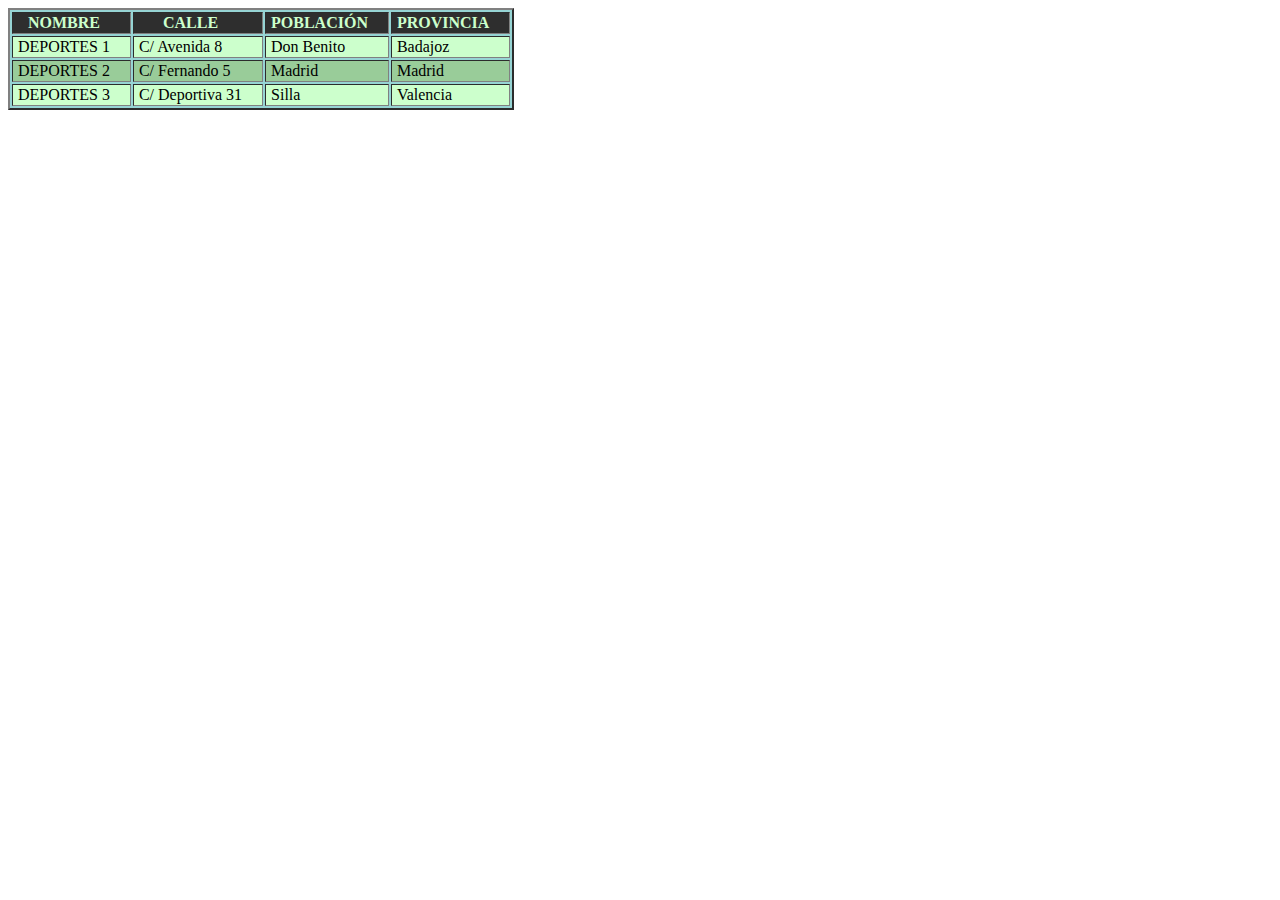
<file: Ejercicio_11/donde.html>
<!DOCTYPE html>
<html>
  <head>
    <meta charset="UTF-8" />
    <meta name="viewport" content="width=device-width, initial-scale=1.0" />
    <meta name="description" content="Ejercicio 11 Tarea 29 BootCamp T-Sytems">
    <title>TA29 | Ejercicio 12</title>
    <link href="./style.css" rel="stylesheet" type="text/css" />
  </head>
  <body>
    <table border="2" cellspacing="2">
      <tr>
        <th>NOMBRE</th>
        <th>CALLE</th>
        <th>POBLACIÓN</th>
        <th>PROVINCIA</th>
      </tr>
      <tr>
        <td>DEPORTES 1</td>
        <td>C/ Avenida 8</td>
        <td>Don Benito</td>
        <td>Badajoz</td>
      </tr>
      <tr>
        <td>DEPORTES 2</td>
        <td>C/ Fernando 5</td>
        <td>Madrid</td>
        <td>Madrid</td>
      </tr>
      <tr>
        <td>DEPORTES 3</td>
        <td>C/ Deportiva 31</td>
        <td>Silla</td>
        <td>Valencia</td>
      </tr>
    </table>
  </body>
</html>
</file>
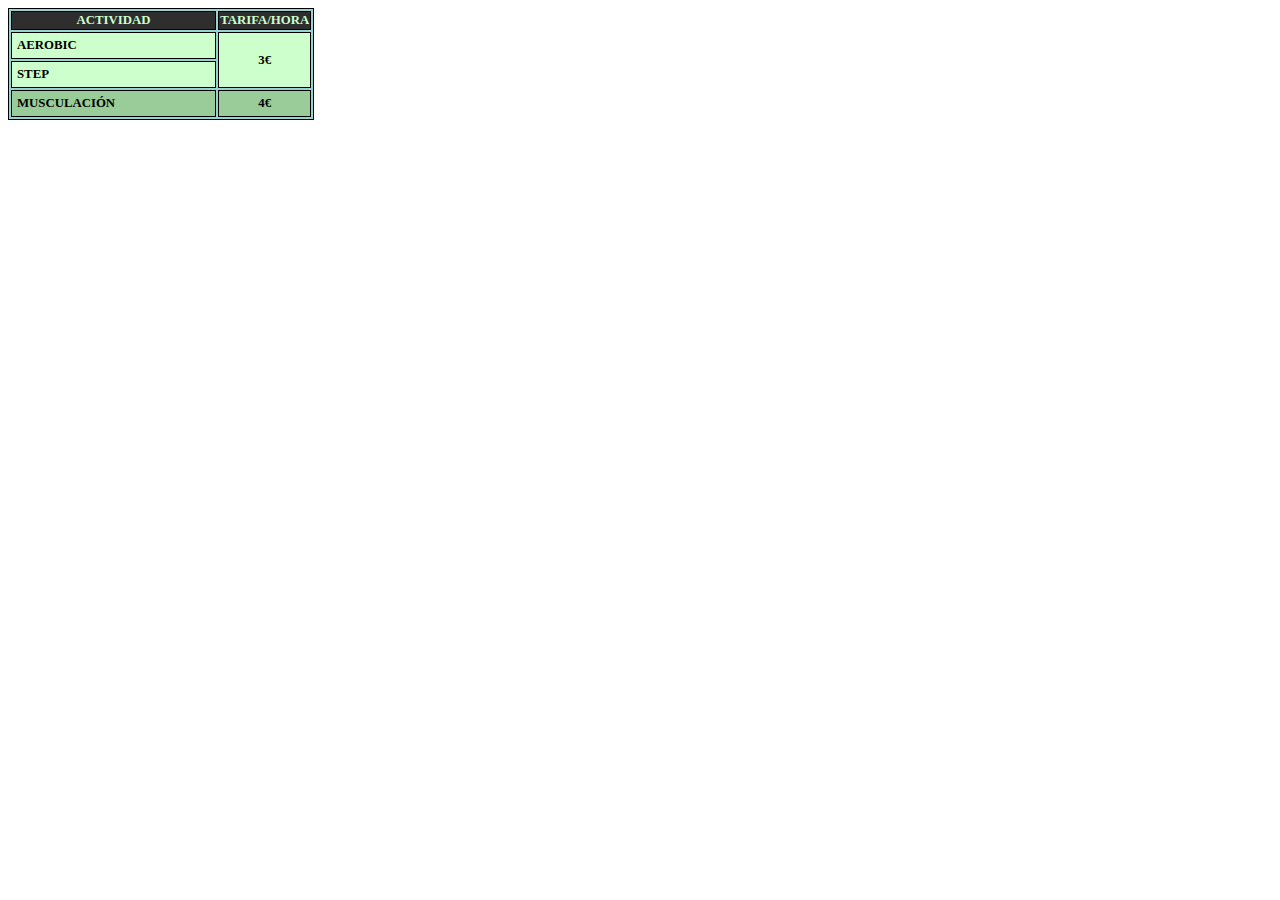
<file: Ejercicio_12/instalaciones.html>
<!DOCTYPE html>
<html>
  <head>
    <meta charset="UTF-8" />
    <meta name="viewport" content="width=device-width, initial-scale=1.0" />
    <meta name="description" content="Ejercicio 11 Tarea 29 BootCamp T-Sytems">
    <title>TA29 | Ejercicio 12</title>
    <link href="./style.css" rel="stylesheet" type="text/css" />
  </head>
  <body>
    <table>
      <tr>
        <th>ACTIVIDAD</th>
        <th>TARIFA/HORA</th>
      </tr>
      <tr>
        <td class="col-actividad">AEROBIC</td>
        <td align="center" valign="middle" rowspan="2" class="tarifa">3€</td>
      </tr>
      <tr>
        <td class="col-actividad">STEP</td>
      </tr>
      <tr>
        <td class="col-actividad">MUSCULACIÓN</td>
        <td align="center" valign="middle" class="tarifa">4€</td>
      </tr>
    </table>
  </body>
</html>
</file>
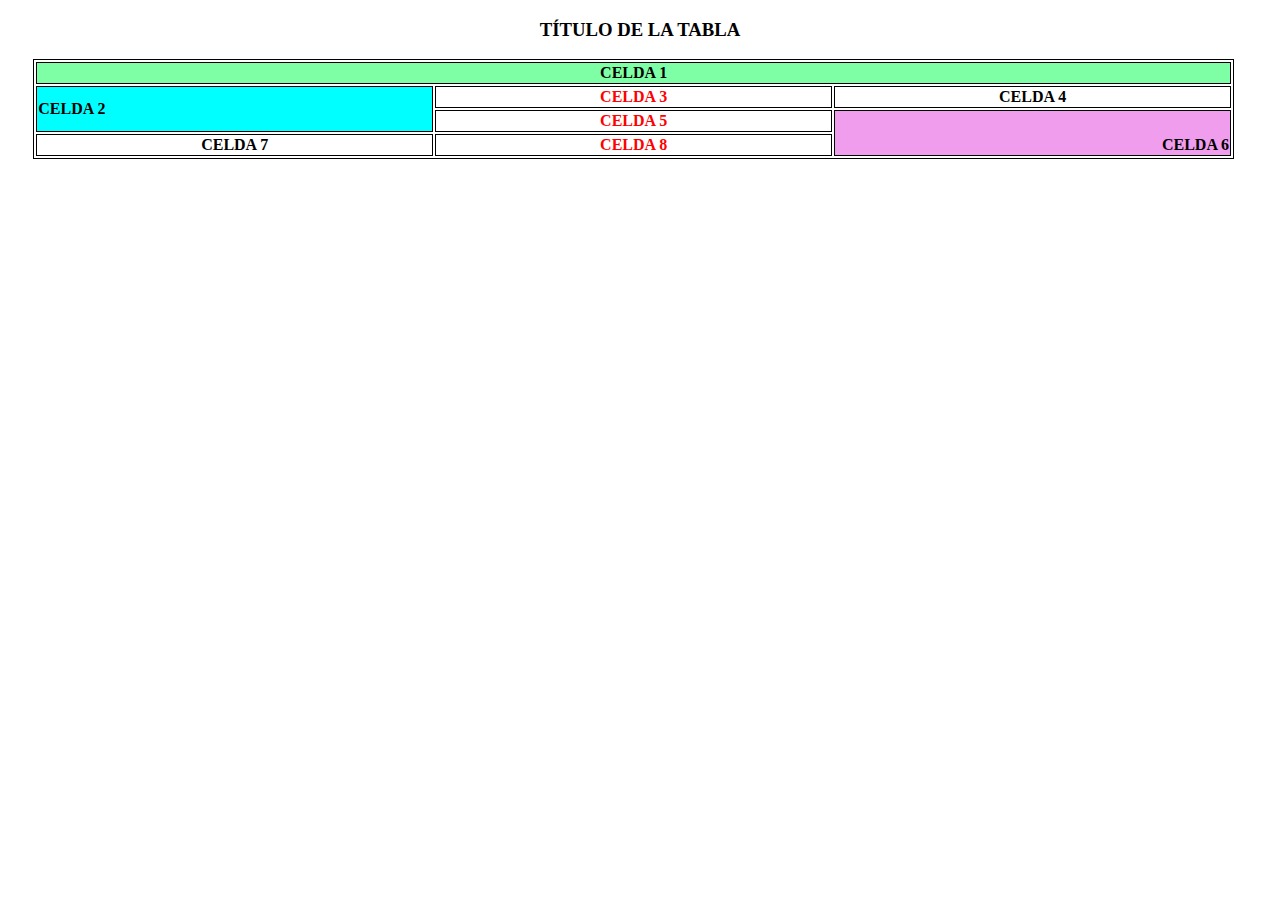
<file: Ejercicio_13/ejercicio13.html>
<!DOCTYPE html>
<html>
  <head>
    <meta charset="UTF-8" />
    <meta name="viewport" content="width=device-width, initial-scale=1.0" />
    <meta name="description" content="Ejercicio 13 Tarea 29 BootCamp T-Sytems">
    <title>TA29 | Ejercicio 13</title>
    <link href="./style.css" rel="stylesheet" type="text/css" />
  </head>
  <body>
    <h3 class="center">TÍTULO DE LA TABLA</h3>
    <table>
      <tr>
        <th id="td-uno" colspan="3" >CELDA 1</th>
      </tr>
      <tr>
        <td id="td-dos" rowspan="2" >CELDA 2</td>
        <td class="red center">CELDA 3</td>
        <td class="center">CELDA 4</td>
      </tr>
      <tr>
        <td class="red center">CELDA 5</td>
        <td id="td-seis" rowspan="2" align="right" valign="bottom" >CELDA 6</td>
      </tr>
      <tr>
        <td align="center">CELDA 7</td>
        <td class="red center">CELDA 8</td>
      </tr>
    </table>
  </body>
</html>
</file>
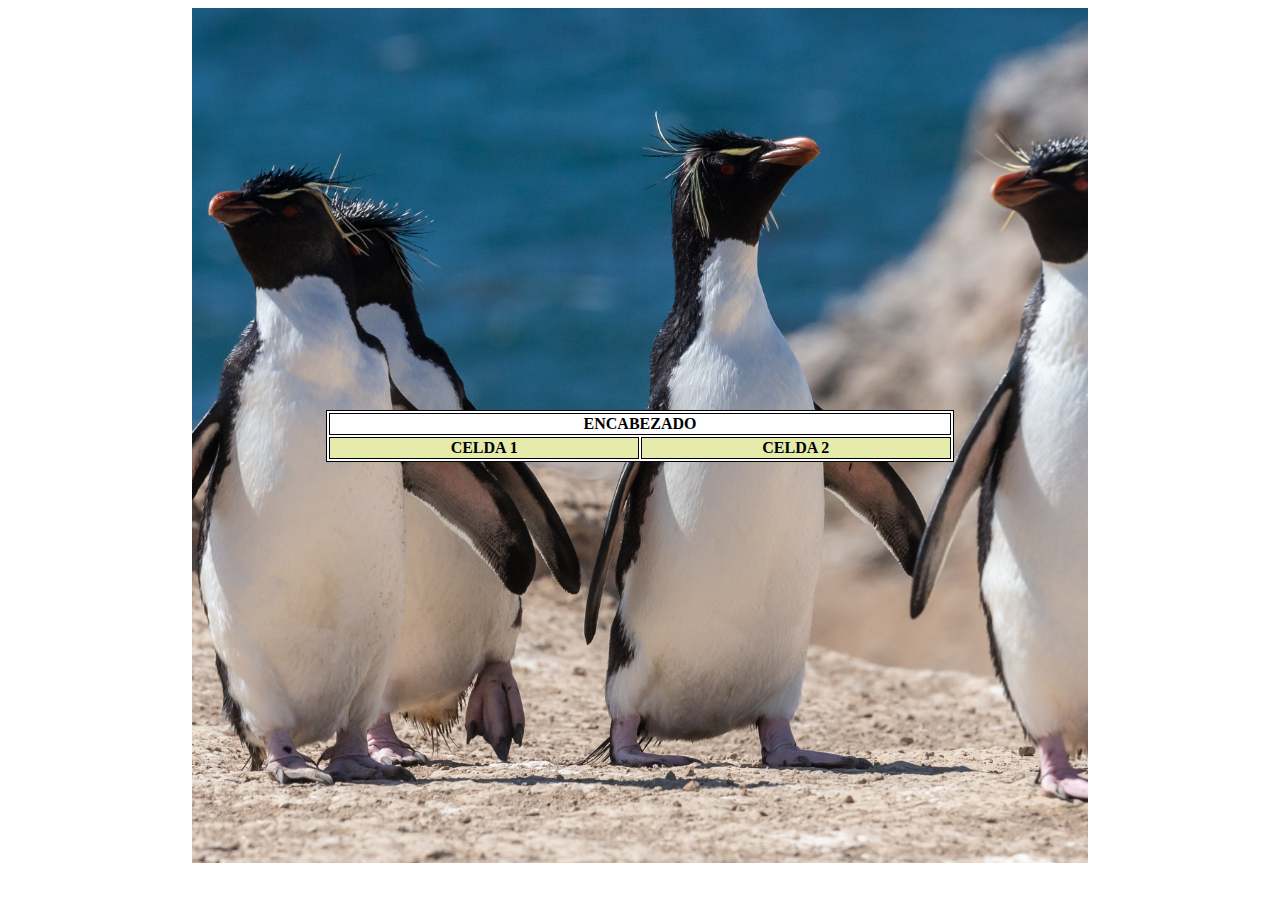
<file: Ejercicio_14/ejercicio14.html>
<!DOCTYPE html>
<html>
  <head>
    <meta charset="UTF-8" />
    <meta name="viewport" content="width=device-width, initial-scale=1.0" />
    <meta name="description" content="Ejercicio 14 Tarea 29 BootCamp T-Sytems">
    <title>TA29 | Ejercicio 14</title>
    <link href="./style.css" rel="stylesheet" type="text/css" />
  </head>
  <body>
    <div>
      <table>
        <tr>
          <th colspan="2">ENCABEZADO</th>
        </tr>
        <tr>
          <td>CELDA 1</td>
          <td>CELDA 2</td>
        </tr>
      </table>
    </div>
  </body>
</html>
</file>
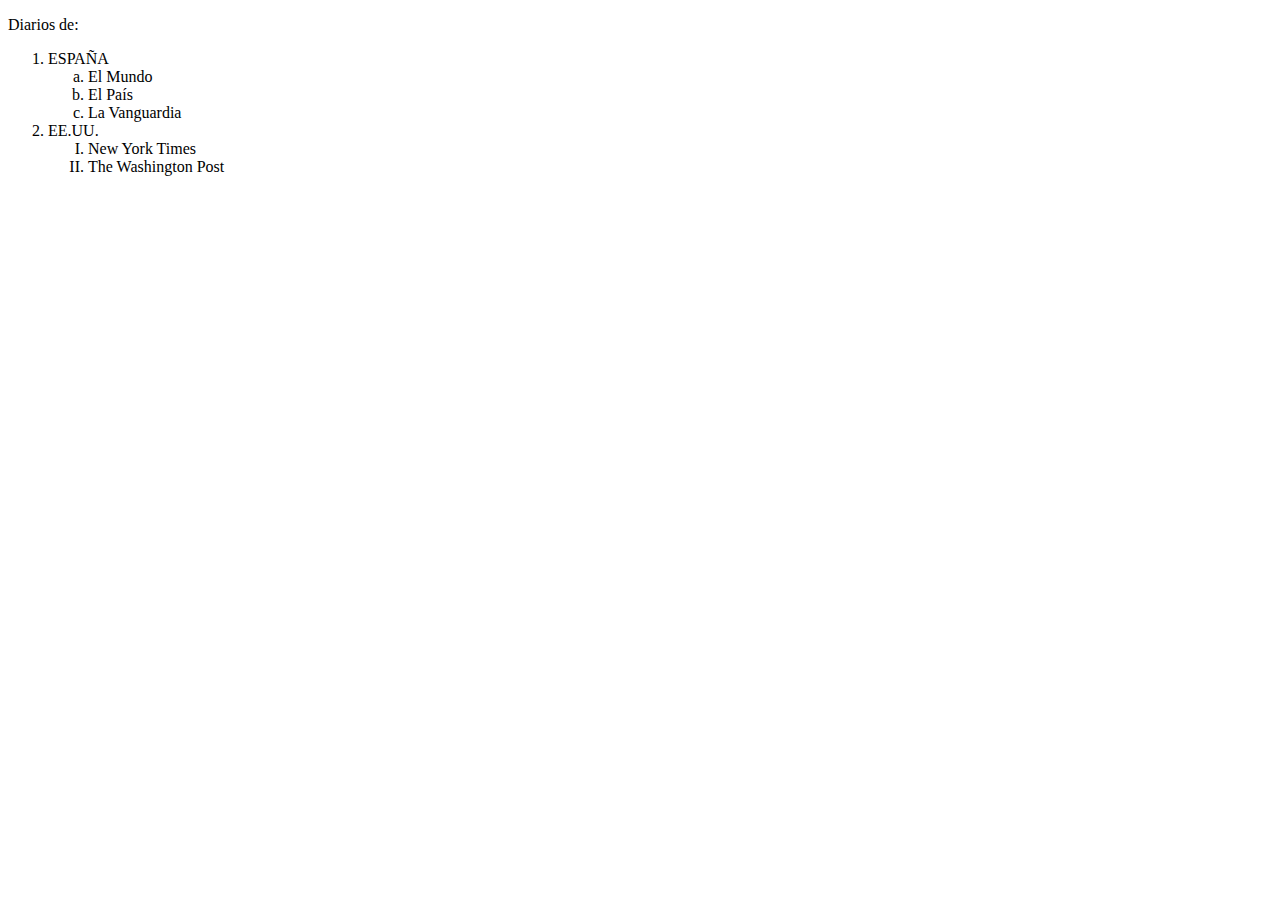
<file: Ejercicio_15/ejercicio15.html>
<!DOCTYPE html>
<html lang="en">

<head>
    <meta charset="UTF-8">
    <meta http-equiv="X-UA-Compatible" content="IE=edge">
    <meta name="description" content="Ejercicio 14 Tarea 29 BootCamp T-Sytems">
    <meta name="viewport" content="width=device-width, initial-scale=1.0">
    <title>TA29 | Ejercicio 15</title>
</head>

<body>
    <p>Diarios de:</p>
    <ol>
        <li>ESPAÑA
            <ol type="a">
                <li>El Mundo</li>
                <li>El País</li>
                <li>La Vanguardia</li>
            </ol>
        </li>
        <li>EE.UU.
            <ol type="I">
                <li>New York Times</li>
                <li>The Washington Post</li>
            </ol>
        </li>
    </ol>
</body>

</html>
</file>
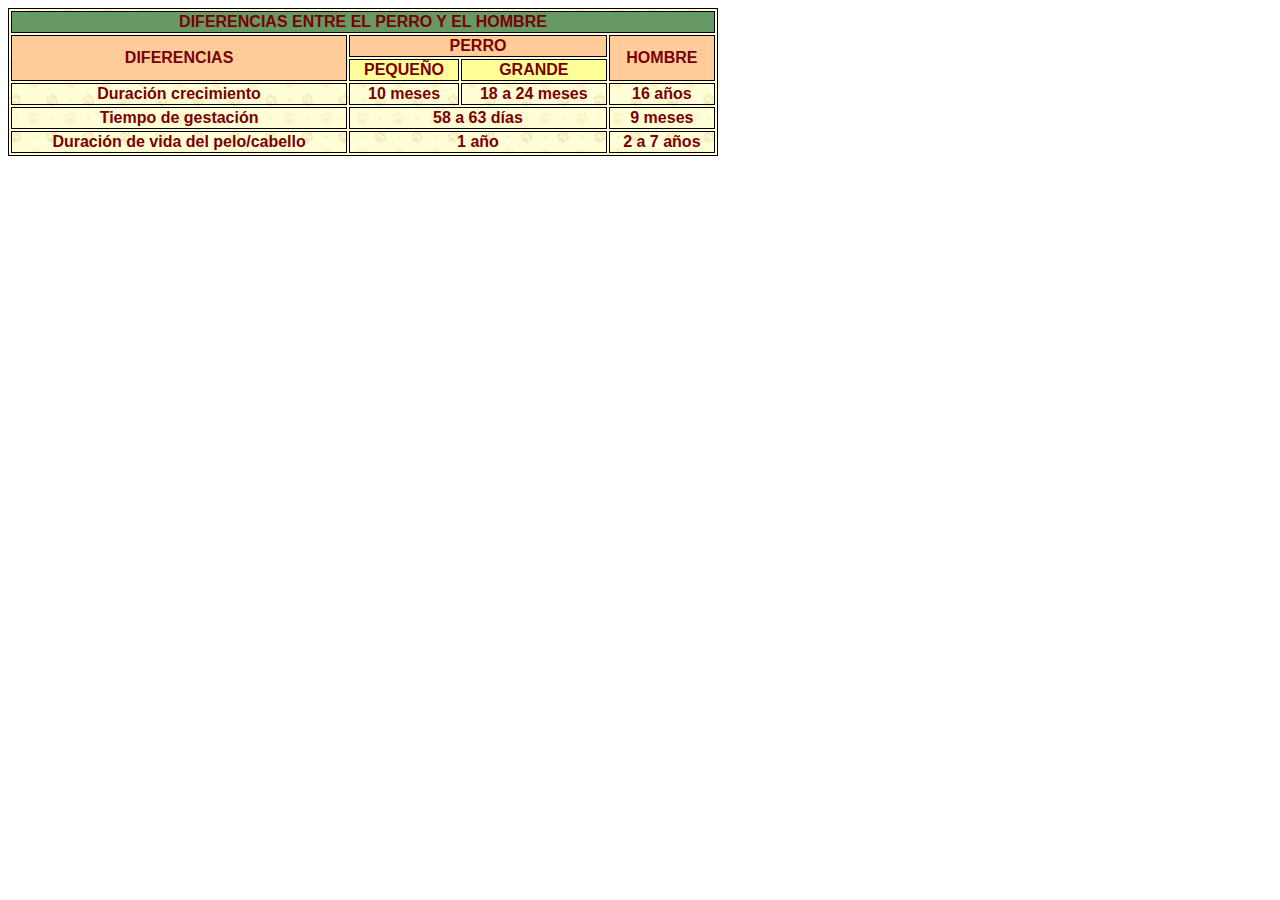
<file: Ejercicio_16/ejercicio16.html>
<!DOCTYPE html>
<html>
  <head>
    <meta charset="UTF-8" />
    <meta name="viewport" content="width=device-width, initial-scale=1.0" />
    <meta name="description" content="Ejercicio 16 Tarea 29 BootCamp T-Sytems">
    <title>TA29 | Ejercicio 16</title>
    <link href="./style.css" rel="stylesheet" type="text/css" />
  </head>
  <body>
    <table border="2" cellspacing="2" >
      <tr class="color1">
        <th colspan="4">DIFERENCIAS ENTRE EL PERRO Y EL HOMBRE</th>
      </tr>
      <tr class="color2">
        <td rowspan="2">DIFERENCIAS</td>
        <td colspan="2">PERRO</td>
        <td rowspan="2"">HOMBRE</td>
      </tr>
      <tr class="color3">
        <td>PEQUEÑO</td>
        <td>GRANDE</td>
      </tr>
      <tr >
        <td>Duración crecimiento</td>
        <td>10 meses</td>
        <td>18 a 24 meses</td>
        <td>16 años</td>
      </tr>
      <tr >
        <td>Tiempo de gestación</td>
        <td colspan="2">58 a 63 días</td>
        <td>9 meses</td>
      </tr>
      <tr >
        <td>Duración de vida del pelo/cabello</td>
        <td colspan="2">1 año</td>
        <td>2 a 7 años</td>
      </tr>
    </table>
  </body>
</html>
</file>
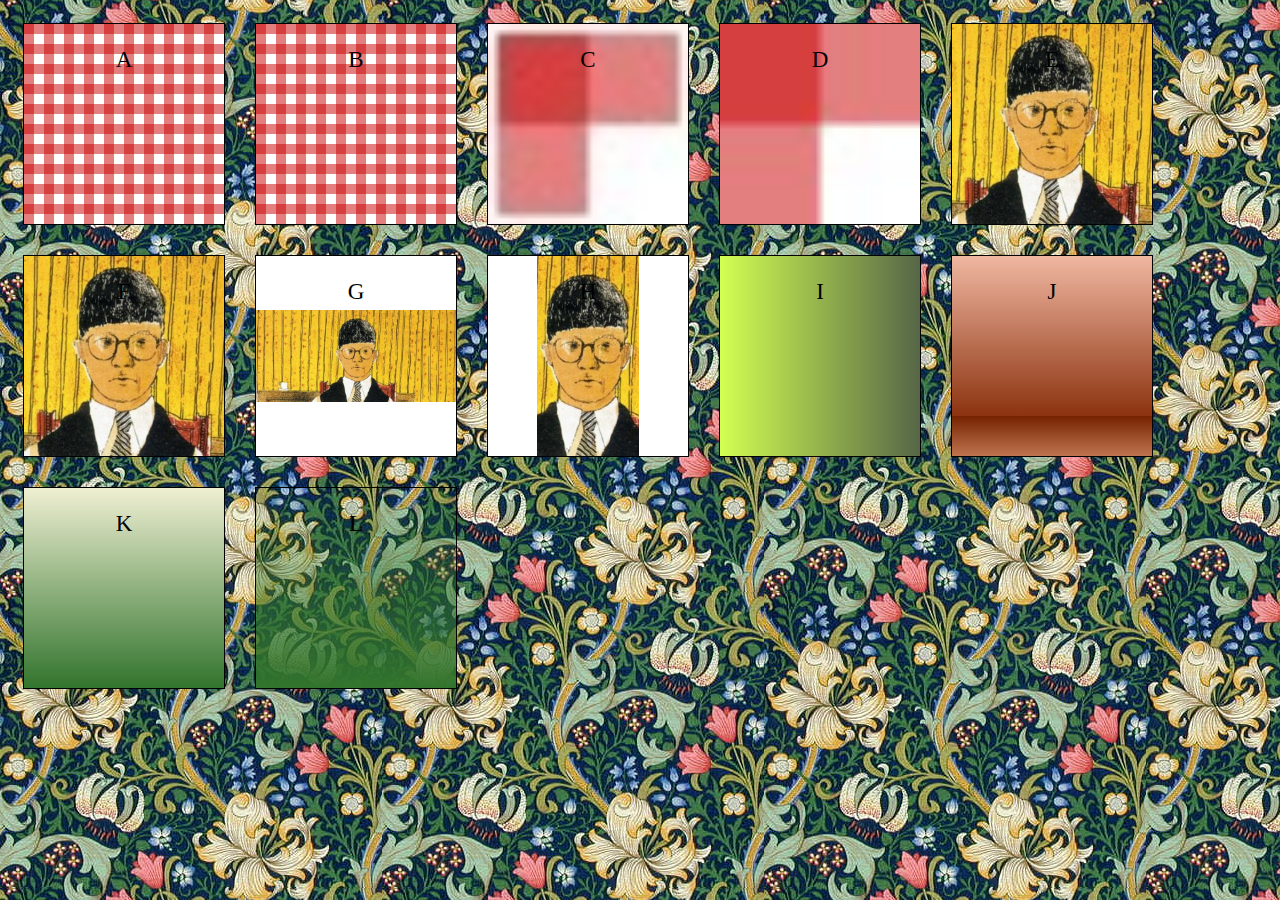
<file: Ejercicio_17/ejercicio17.html>
<!DOCTYPE html>
<html translate="no">
  <head>
    <meta charset="UTF-8" />
    <meta name="description" content="Ejercicio 17 Tarea 29 BootCamp T-Sytems">
    <meta name="viewport" content="width=device-width, initial-scale=1.0" />
    <title>TA29 | Ejercicio 17</title>
    <link href="style.css" rel="stylesheet" type="text/css" />
  </head>
  <body>
    <div class="posicion">
      <div class="mod-A wh">
        <p class="letra">A</p>
      </div>
      <div class="mod-B wh">
        <p class="letra">B</p>
      </div>
      <div class="mod-C wh">
        <p class="letra">C</p>
      </div>
      <div class="mod-D wh">
        <p class="letra">D</p>
      </div>
      <div class="mod-E wh">
        <p class="letra">E</p>
      </div>
      <div class="mod-F wh">
        <p class="letra">F</p>
      </div>
      <div class="mod-G wh">
        <p class="letra">G</p>
      </div>
      <div class="mod-H wh">
        <p class="letra">H</p>
      </div>
      <div class="mod-I wh">
        <p class="letra">I</p>
      </div>
      <div class="mod-J wh">
        <p class="letra">J</p>
      </div>
      <div class="mod-K wh">
        <p class="letra">K</p>
      </div>
      <div class="mod-L wh">
        <p class="letra">L</p>
      </div>
    </div>
  </body>
</html>
</file>
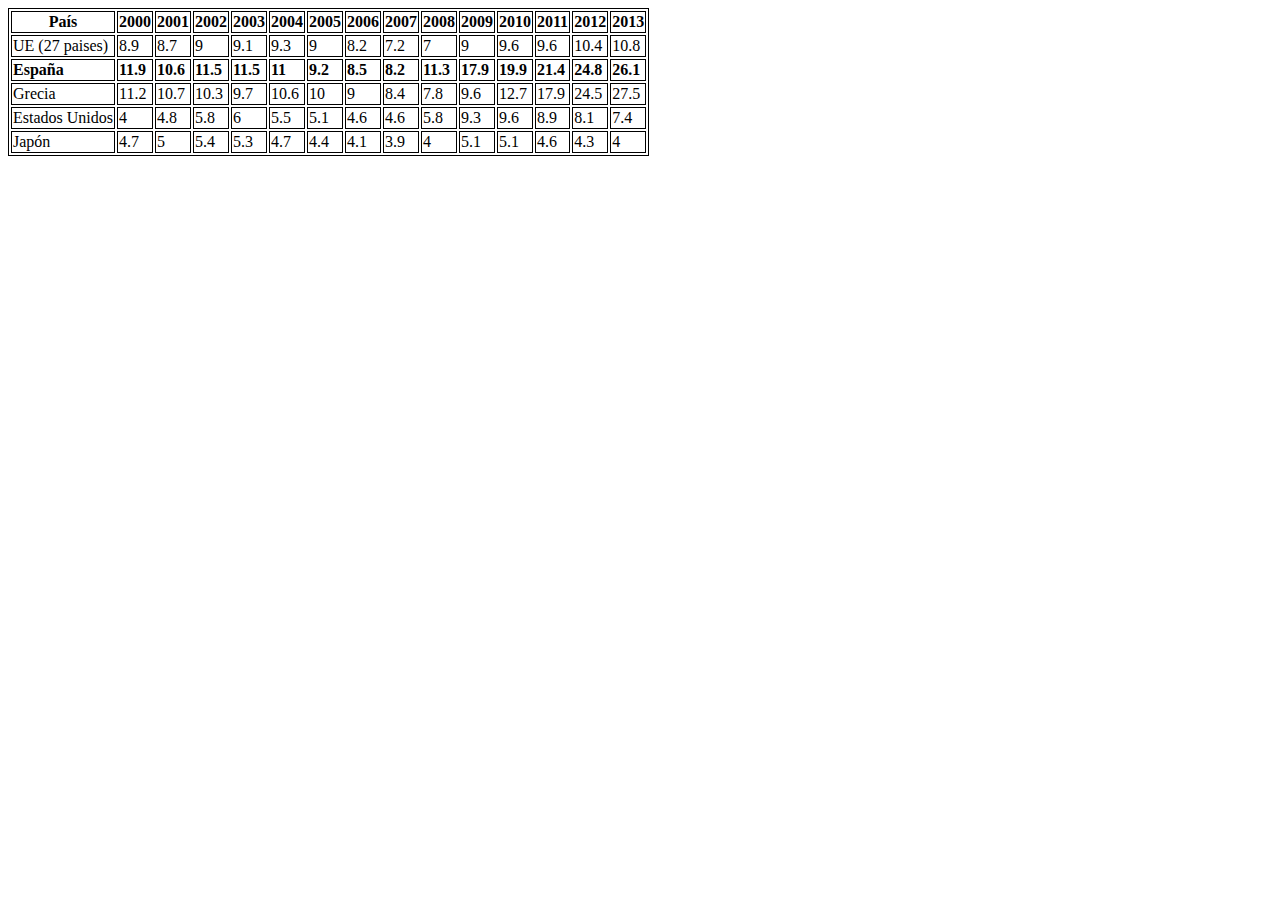
<file: Ejercicio_19/ejercicio19.html>
<!DOCTYPE html>
<html>
<head>
    <meta charset="UTF-8">
    <meta name="viewport" content="width=device-width, initial-scale=1.0">
    <meta name="description" content="Ejercicio 19 Tarea 29 BootCamp T-Sytems">
    <link rel="stylesheet" href="./style.css" />
    <title>TA29 | Ejercicio 19</title>

</head>
<body>
    <table>
        <tr>
            <th>País</th>
            <th>2000</th>
            <th>2001</th>
            <th>2002</th>
            <th>2003</th>
            <th>2004</th>
            <th>2005</th>
            <th>2006</th>
            <th>2007</th>
            <th>2008</th>
            <th>2009</th>
            <th>2010</th>
            <th>2011</th>
            <th>2012</th>
            <th>2013</th>
        </tr>
        <tr>
            <td>UE (27 paises)</td>
            <td>8.9</td>
            <td>8.7</td>
            <td>9</td>
            <td>9.1</td>
            <td>9.3</td>
            <td>9</td>
            <td>8.2</td>
            <td>7.2</td>
            <td>7</td>
            <td>9</td>
            <td>9.6</td>
            <td>9.6</td>
            <td>10.4</td>
            <td>10.8</td>
        </tr>
        <tr class="prominent">
            <td>España</td>
            <td>11.9</td>
            <td>10.6</td>
            <td>11.5</td>
            <td>11.5</td>
            <td>11</td>
            <td>9.2</td>
            <td>8.5</td>
            <td>8.2</td>
            <td>11.3</td>
            <td>17.9</td>
            <td>19.9</td>
            <td>21.4</td>
            <td>24.8</td>
            <td>26.1</td>
        </tr>
        <tr>
            <td>Grecia</td>
            <td>11.2</td>
            <td>10.7</td>
            <td>10.3</td>
            <td>9.7</td>
            <td>10.6</td>
            <td>10</td>
            <td>9</td>
            <td>8.4</td>
            <td>7.8</td>
            <td>9.6</td>
            <td>12.7</td>
            <td>17.9</td>
            <td>24.5</td>
            <td>27.5</td>
        </tr>
        <tr>
            <td>Estados Unidos</td>
            <td>4</td>
            <td>4.8</td>
            <td>5.8</td>
            <td>6</td>
            <td>5.5</td>
            <td>5.1</td>
            <td>4.6</td>
            <td>4.6</td>
            <td>5.8</td>
            <td>9.3</td>
            <td>9.6</td>
            <td>8.9</td>
            <td>8.1</td>
            <td>7.4</td>
        </tr>
        <tr>
            <td>Japón</td>
            <td>4.7</td>
            <td>5</td>
            <td>5.4</td>
            <td>5.3</td>
            <td>4.7</td>
            <td>4.4</td>
            <td>4.1</td>
            <td>3.9</td>
            <td>4</td>
            <td>5.1</td>
            <td>5.1</td>
            <td>4.6</td>
            <td>4.3</td>
            <td>4</td>
        </tr>
    </table>
</body>
</html>
</file>
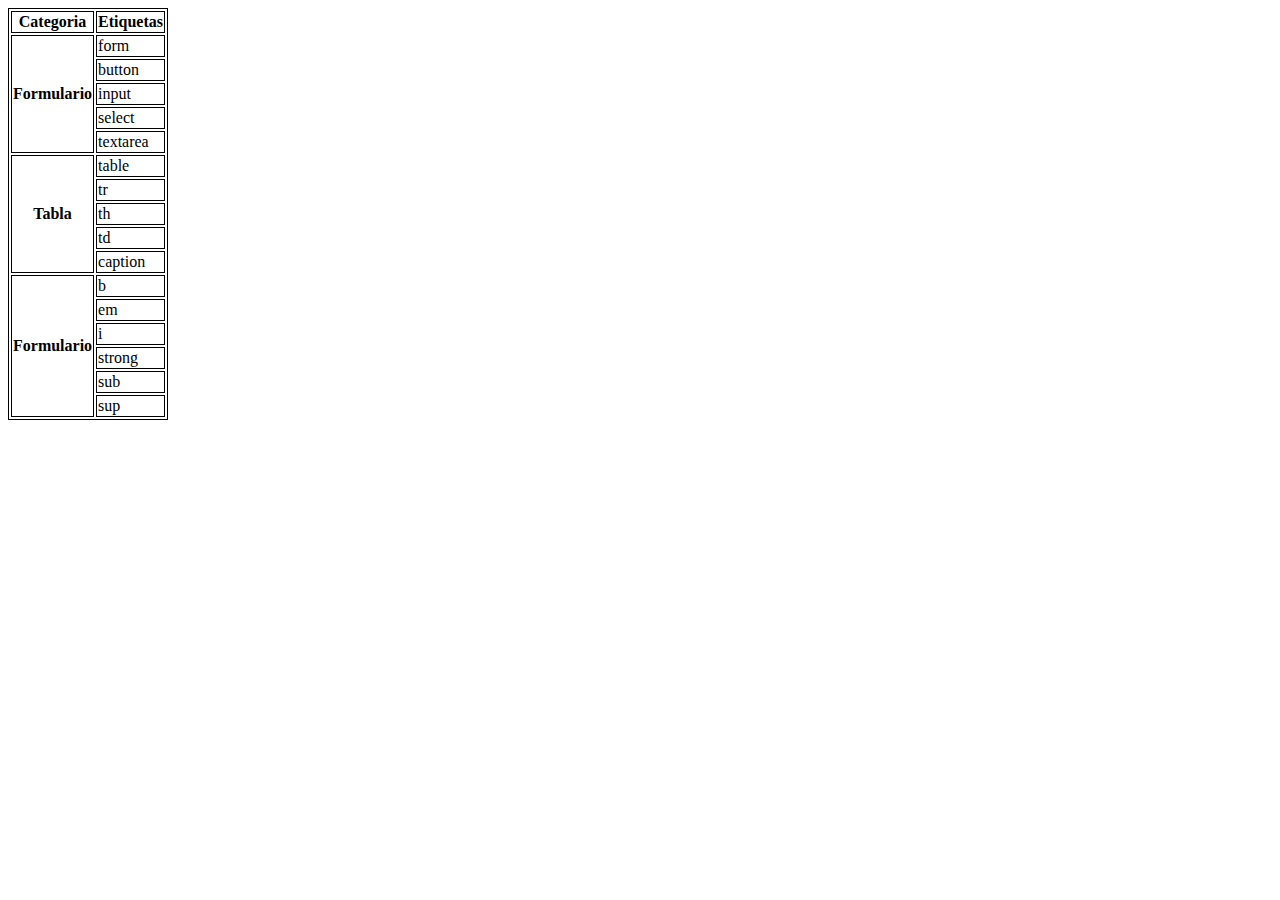
<file: Ejercicio_20/ejercicio20.html>
<!DOCTYPE html>
<html translate="no">
  <head>
    <meta charset="UTF-8" />
    <meta name="viewport" content="width=device-width, initial-scale=1.0" />
    <meta name="description" content="Ejercicio 20 Tarea 29 BootCamp T-Sytems">
    <title>TA29 | Ejercicio 20</title>
    <style>
        table,td, th {border: 1px solid black;}
    </style>
  </head>
  <body>
    <table>
      <tr>
        <th>Categoria</th>
        <th>Etiquetas</th>
      </tr>

      <tr>
        <th rowspan="5">Formulario</th>
        <td>form</td>
      </tr>
      <tr>
        <td>button</td>
      </tr>
      <tr>
        <td>input</td>
      </tr>
      <tr>
        <td>select</td>
      </tr>
      <tr>
        <td>textarea</td>
      </tr>

      <tr>
        <th rowspan="5">Tabla</th>
        <td>table</td>
      </tr>
      <tr>
        <td>tr</td>
      </tr>
      <tr>
        <td>th</td>
      </tr>
      <tr>
        <td>td</td>
      </tr>
      <tr>
        <td>caption</td>
      </tr>

      <tr>
        <th rowspan="6">Formulario</th>
        <td>b</td>
      </tr>
      <tr>
        <td>em</td>
      </tr>
      <tr>
        <td>i</td>
      </tr>
      <tr>
        <td>strong</td>
      </tr>
      <tr>
        <td>sub</td>
      </tr>
      <tr>
        <td>sup</td>
      </tr>
    </table>
  </body>
</html>
</file>
<file: Ejercicio_11/style.css>
th,
td {
 
  padding-left: 5px;
  padding-right: 20px;
}


th {
  background-color: #2e2e2e;
  color: #ccffcc;
}

td {
  background-color: #ccffcc;
}


tr:nth-child(odd) td {
  background-color: #99cc99;
}


table {
  background-color: #96d4d4;
}
</file>
<file: Ejercicio_12/style.css>
table,
th,
td {
  border: 1px solid black;
  font-size: 0.8rem;
  font-weight: 600;
}

th {
  background-color: #2e2e2e;
  color: #ccffcc;
}


td {
  background-color: #ccffcc;
}


tr:nth-child(3n+1) td {
  background-color: #99cc99;
}


table {
  background-color: #96d4d4;
}


.col-actividad {
  padding: 5px 100px 5px 5px;
}
</file>
<file: Ejercicio_13/style.css>
table,
th,
td {

  border: 1px solid black;
  font-weight: bold;
}

table {
  margin-left: 2%;
  width: 95%;
}


#td-uno {
  background-color: rgb(127, 255, 165);
}

#td-dos {
  background-color: aqua;
}

#td-seis {
  background-color: rgba(231, 98, 227, 0.623);
}

.red {
  color: red;
}
.center{
  text-align: center;
}
</file>
<file: Ejercicio_14/style.css>
body {
  display: flex;
  align-items: center;
  justify-content: center;
}


div{
  background-image: url('./img/photo.jpg');
  background-size:cover;
  background-repeat: no-repeat;
  background-position: center;
  display: flex;
  align-items: center;
  justify-content: center;
  height: 95vh;
  width: 70vw;
}


table,
th,
td {
  border: 1px solid black;
  font-weight: bold;
  background-color: #fff;
}

table {
    width: 70%;

    & td {
    background-color: rgb(229, 235, 170);
    text-align: center;
   }
}
</file>
<file: Ejercicio_16/style.css>
body {
  font-family: Arial, sans-serif;
  font-weight: bold;
}

table{
  width: 710px;
  background-image: url("./img/fondo.png");
}

table,
th,
td {
  text-align: center;
  border: 1px solid black;
  background-repeat: repeat;
  background-position: center;
  background-size: contain;
  color: rgb(121, 1, 1);
}

.color1{
  background-color: #669966;
}
.color2{
  background-color:  #FFCC99;
}
.color3{
  background-color:  #FFFF99;
}
</file>
<file: Ejercicio_17/style.css>
body {
  background-image: url(./img/ac.jpg);
}

.posicion {
  display: flex;
  flex-flow: row wrap;
}

.wh {
  width: 200px;
  height: 200px;
  margin: 15px;
  border: 1px solid black;
}

.letra {
  text-align: center;
  font-size: 23px;
}

.mod-A {
  background-image: url(./img/back_mantel.jpg);
}

.mod-B {
  background-image: url(./img/back_mantel.jpg);
  background-clip: content-box;
}

.mod-C {
  background-image: url(./img/back_mantel-2.jpg);
  background-size: 100% 100%;
  background-color: #fff;
}

.mod-D {
  background-image: url(./img/back_mantel.jpg);
  background-repeat: no-repeat;
  background-size: 100% 100%;
  background-origin: content-box;
}

.mod-E {
  background-image: url(./img/dh.jpg);
  background-repeat: no-repeat;
  background-size: cover;
}

.mod-F {
  background-image: url(./img/dh.jpg);
  background-repeat: no-repeat;
  background-size: cover;
  background-origin: content-box;
}

.mod-G {
  background-image: url(./img/dh_2.jpg);
  background-repeat: no-repeat;
  background-size: contain;
  background-position: center;
  background-color: #fff;
}

.mod-H {
  background-image: url(./img/dh_3.jpg);
  background-repeat: no-repeat;
  background-size: contain;
  background-position: center;
  background-color: #fff;
}

.mod-I {
  background: Linear-gradient(to right, #d2ff52 0%, #566647 100%);
}

.mod-J {
    background: linear-gradient(to bottom, rgba(240,183,161,1)
    0%,rgba(140,51,16,1) 80%,rgba(117,34,1,1) 51%, rgba(191,116,78,1)
    100%);
    
}

.mod-K {
    background: linear-gradient(to top, rgba(50,116,45,1) 0%,
    rgba(239,239,210,1) 100%);
    
}

.mod-L {
    background: linear-gradient(to top, rgba(50,116,45,1) 0%,
    rgba(255, 255, 255, 0) 100%);

}
</file>
<file: Ejercicio_19/style.css>
table, th, td {
  border: 1px solid black
}

.prominent{
  font-weight: bold;
}
</file>
